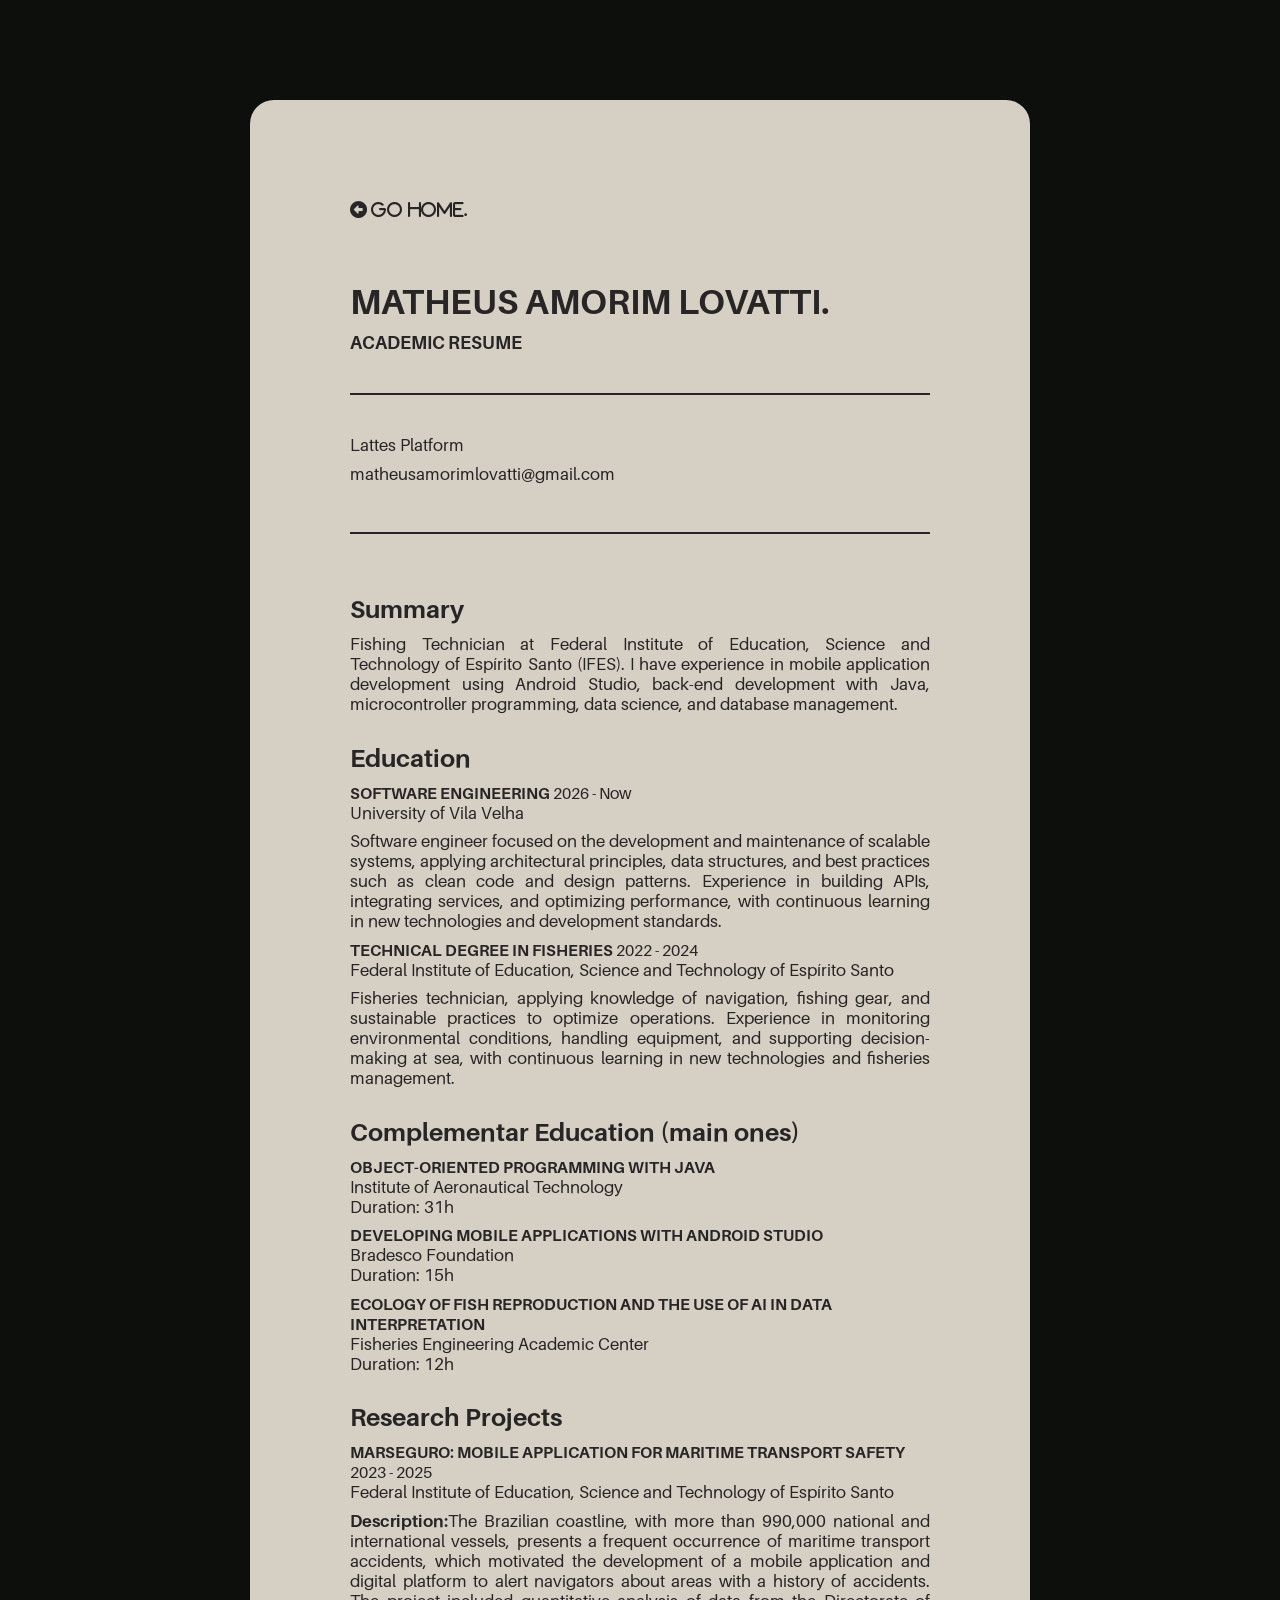
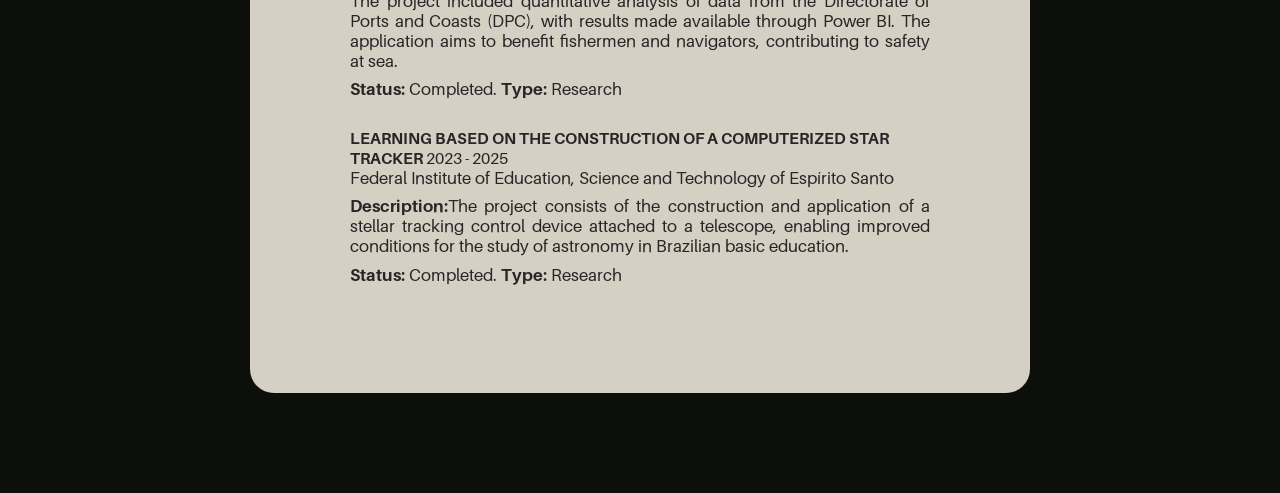
<file: academic-resume.html>
<!DOCTYPE html>
<html lang="en">
<head>
    <meta charset="UTF-8">
    <meta name="viewport" content="width=device-width, initial-scale=1.0">
    <title>Acdemic Resume</title>

    <link rel="stylesheet" href="style/global.css">
    <link rel="stylesheet" href="style/font.css">
    <link rel="stylesheet" href="style/pages/professional-resume.css">

    <link rel="stylesheet" href="https://cdnjs.cloudflare.com/ajax/libs/font-awesome/6.5.0/css/all.min.css">

    <meta name="viewport" content="width=device-width, initial-scale=1.0">

</head>
<body>
    
    <section>
        <div class="professional-resume-container">
            <div class="professional-resume-header">
                <a class="professional-resume-go-home" href="index.html"><i class="fa-solid fa-circle-left"> Go Home.</i></a>
                <h1 id="professional-resume-title">MATHEUS AMORIM LOVATTI.</h1>
                <h3 id="professional-resume-subtitle">ACADEMIC RESUME</h3>
                <hr>
                <div class="professional-resume-social-medias">
                    <a href="http://lattes.cnpq.br/2347175236464895" target="_blank"><span>Lattes Platform</span></a>
                    <a href="mailto:matheusamorimlovatti@gmail.com" target="_blank"><span>matheusamorimlovatti@gmail.com</span></a>
                </div>
                <hr>
            </div>

            <div class="professional-resume-summary">
                <h3 class="professional-resume-h3">Summary</h3>
                <p>
                    Fishing Technician at Federal Institute of Education, Science and Technology of Espírito Santo (IFES). I have experience in mobile application development using Android Studio, back-end development with Java, microcontroller programming, data science, and database management.
                </p>
            </div>

            <div class="professional-resume-education">
                <h3 class="professional-resume-h3">Education</h3>

                <span><strong>SOFTWARE ENGINEERING</strong></span>
                <span>2026 - Now</span>
                <p>University of Vila Velha</p>
                <p class="professional-resume-main-text">Software engineer focused on the development and maintenance of scalable systems, applying architectural principles, data structures, and best practices such as clean code and design patterns. Experience in building APIs, integrating services, and optimizing performance, with continuous learning in new technologies and development standards.</p>

                <span><strong>TECHNICAL DEGREE IN FISHERIES</strong></span>
                <span>2022 - 2024</span>
                <p>Federal Institute of Education, Science and Technology of Espírito Santo</p>
                <p class="professional-resume-main-text">Fisheries technician, applying knowledge of navigation, fishing gear, and sustainable practices to optimize operations. Experience in monitoring environmental conditions, handling equipment, and supporting decision-making at sea, with continuous learning in new technologies and fisheries management.</p>
            </div>

            <div class="professional-resume-experience">
                <h3 class="professional-resume-h3">Complementar Education (main ones)</h3>

                <span><strong>OBJECT-ORIENTED PROGRAMMING WITH JAVA</strong></span>
                <p>Institute of Aeronautical Technology<br>Duration: 31h</p>

                <span><strong>DEVELOPING MOBILE APPLICATIONS WITH ANDROID STUDIO</strong></span>
                <p>Bradesco Foundation<br>Duration: 15h</p>

                <span><strong>ECOLOGY OF FISH REPRODUCTION AND THE USE OF AI IN DATA INTERPRETATION</strong></span>
                <p>Fisheries Engineering Academic Center<br>Duration: 12h</p>

            </div>

            <div class="professional-resume-optional">
                <h3 class="professional-resume-h3">Research Projects</h3>

                <span><strong>MARSEGURO: MOBILE APPLICATION FOR MARITIME TRANSPORT SAFETY</strong></span>
                <span>2023 - 2025</span>
                <p>Federal Institute of Education, Science and Technology of Espírito Santo</p>
                <p class="professional-resume-main-text"><strong>Description:</strong>The Brazilian coastline, with more than 990,000 national and international vessels, presents a frequent occurrence of maritime transport accidents, which motivated the development of a mobile application and digital platform to alert navigators about areas with a history of accidents. The project included quantitative analysis of data from the Directorate of Ports and Coasts (DPC), with results made available through Power BI. The application aims to benefit fishermen and navigators, contributing to safety at sea.</p>
                <p><strong>Status:</strong> Completed. <strong>Type:</strong> Research</p>
                
                <br>
                
                <span><strong>LEARNING BASED ON THE CONSTRUCTION OF A COMPUTERIZED STAR TRACKER</strong></span>
                <span>2023 - 2025</span>
                <p>Federal Institute of Education, Science and Technology of Espírito Santo</p>
                <p class="professional-resume-main-text"><strong>Description:</strong>The project consists of the construction and application of a stellar tracking control device attached to a telescope, enabling improved conditions for the study of astronomy in Brazilian basic education.</p>
                <p><strong>Status:</strong> Completed. <strong>Type:</strong> Research</p>

            </div>

        </div>
    </section>

</body>
</html>
</file>
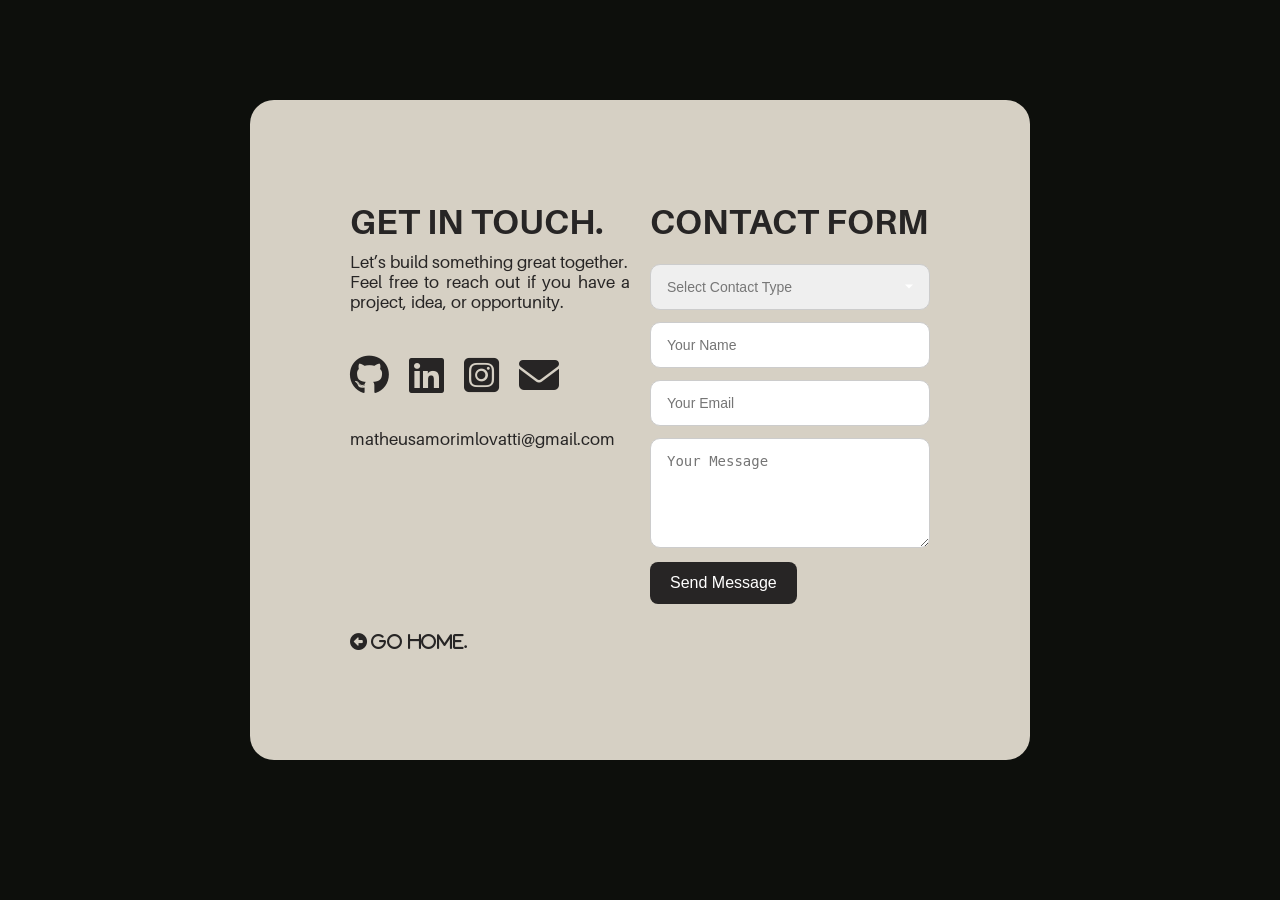
<file: contact.html>
<!DOCTYPE html>
<html lang="en">
<head>
    <meta charset="UTF-8">
    <meta name="viewport" content="width=device-width, initial-scale=1.0">
    <title>Contact</title>

    <link rel="stylesheet" href="style/global.css">
    <link rel="stylesheet" href="style/font.css">
    <link rel="stylesheet" href="style/pages/contact-page.css">

    <link rel="stylesheet" href="https://cdnjs.cloudflare.com/ajax/libs/font-awesome/6.5.0/css/all.min.css">

    <meta name="viewport" content="width=device-width, initial-scale=1.0">
    
</head>
<body>
    <section>
        <div class="contact-container">
            <!-- Lado esquerdo: redes sociais -->
            <div class="contact-left">
                <h1 id="contact-title">GET IN TOUCH.</h1>
                <p>Let’s build something great together.<br> Feel free to reach out if you have a project, idea, or opportunity.</p>

                <ul class="social-list">
                    <li><a href="https://github.com/LovattiDev" target="_blank"><i class="fa-brands fa-github"></i></a></li>
                    <li><a href="https://www.linkedin.com/in/matheus-amorim-lovatti-8a74a72b1" target="_blank"><i class="fa-brands fa-linkedin"></i></a></li>
                    <li><a href="https://www.instagram.com/matheus_lovatti/" target="_blank"><i class="fa-brands fa-square-instagram"></i></a></li>
                    <li><a href="mailto:matheusamorimlovatti@gmail.com" target="_blank"><i class="fa-solid fa-envelope"></i></a></li>
                </ul>
                <p id="contact-email-text">matheusamorimlovatti@gmail.com</p>

                <a id="contact-go-home-desktop" class="contact-go-home" href="index.html"><i class="fa-solid fa-circle-left"> Go Home.</i></a>
            </div>

            <!-- Lado direito: formulário -->
            <div class="contact-right">
                <h1>CONTACT FORM</h1>
                <form class="contact-form" action="https://api.web3forms.com/submit" method="POST">
                    <input type="hidden" name="access_key" value="4b78defc-1e39-4098-8021-88b4c59df3c8">


                    <!-- Tipo de contato -->
                    <select name="contact_type" id="contactType" required>
                        <option value="" disabled selected>Select Contact Type</option>
                        <option value="client">Client (Project Inquiry)</option>
                        <option value="recruiter">Recruiter</option>
                        <option value="company">Company</option>
                        <option value="other">Other</option>
                    </select>

                    <!-- Campos padrão -->
                    <input type="text" name="name" placeholder="Your Name" required>
                    <input type="email" name="email" placeholder="Your Email" required>

                    <!-- Campos dinâmicos -->
                    <div id="dynamicFields"></div>
                    <textarea name="message" placeholder="Your Message" rows="5" required></textarea>


                    <button type="submit">Send Message</button>
                </form>
                <a id="contact-go-home-mobile" class="contact-go-home" href="index.html"><i class="fa-solid fa-circle-left"> Go Home.</i></a>
            </div>
        </div>
    </section>

    <script src="script/dinamic-fields.js"></script>
</body>
</html>
</file>
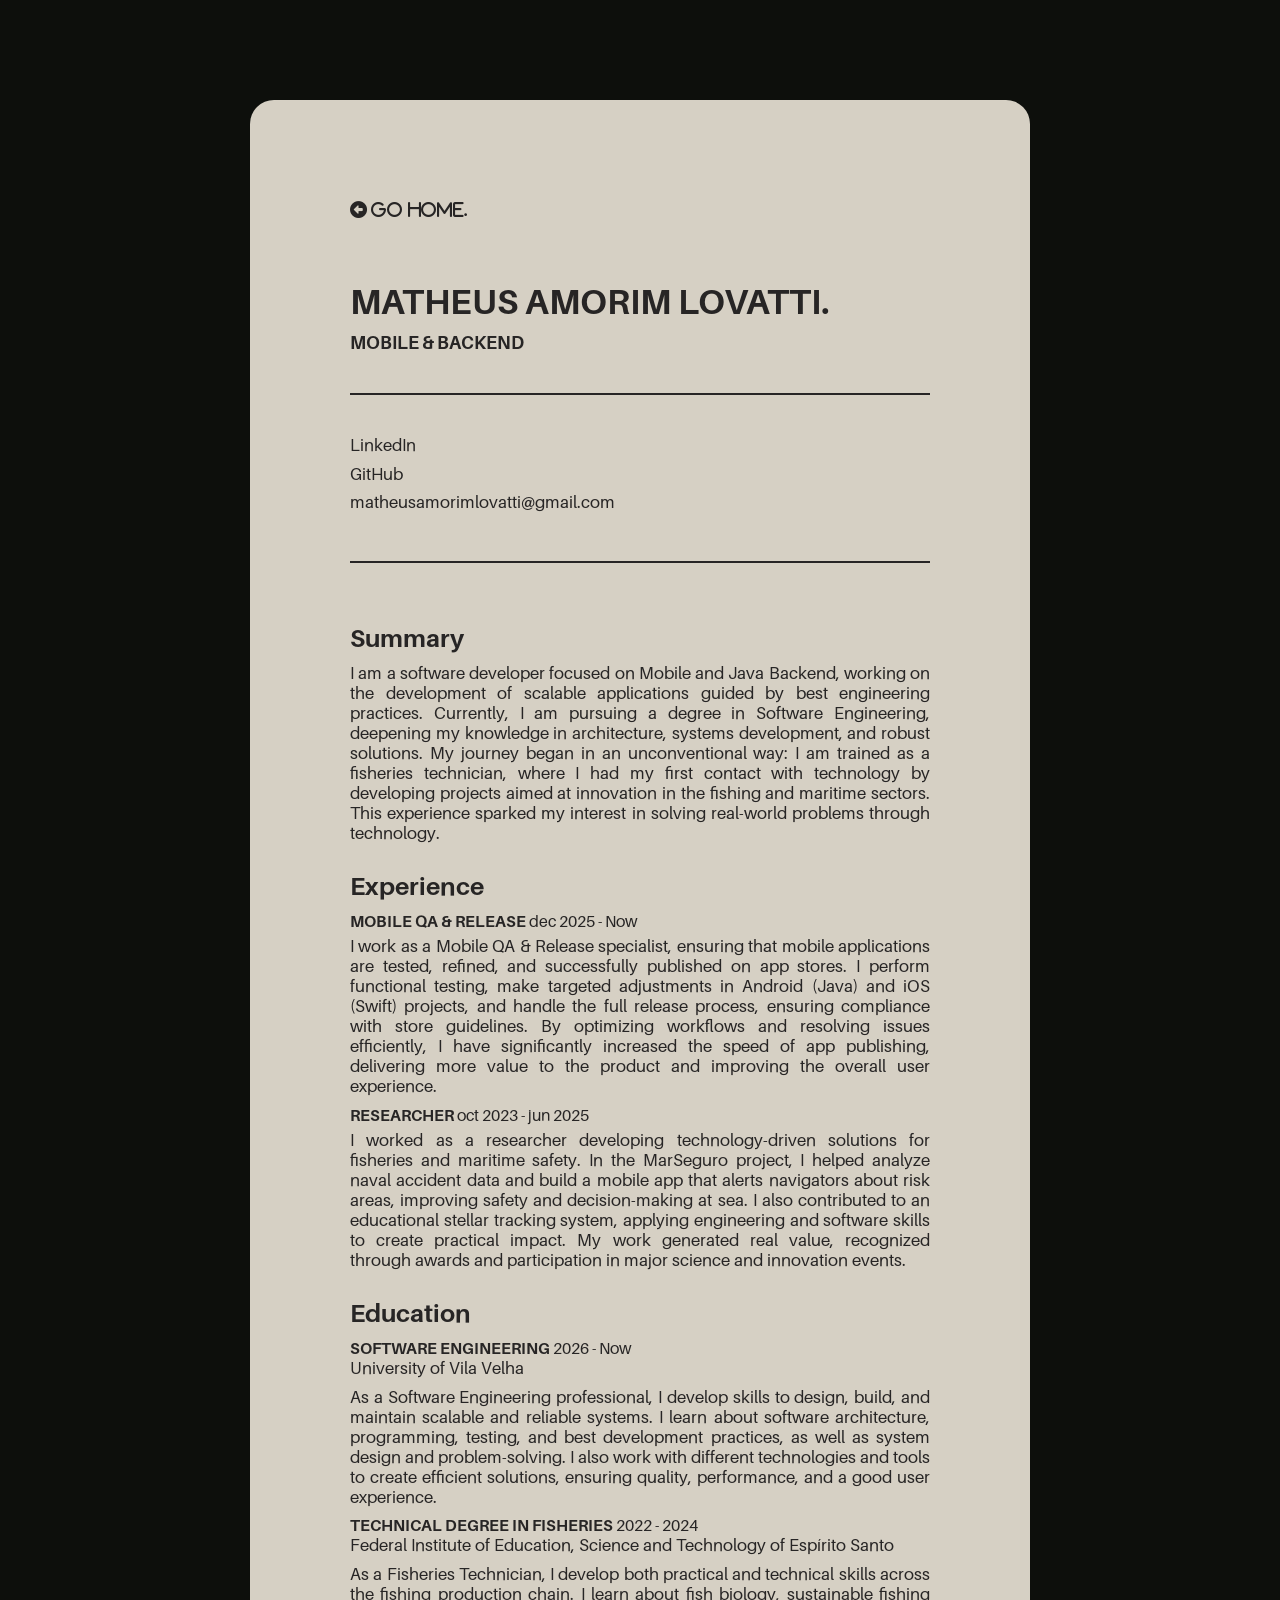
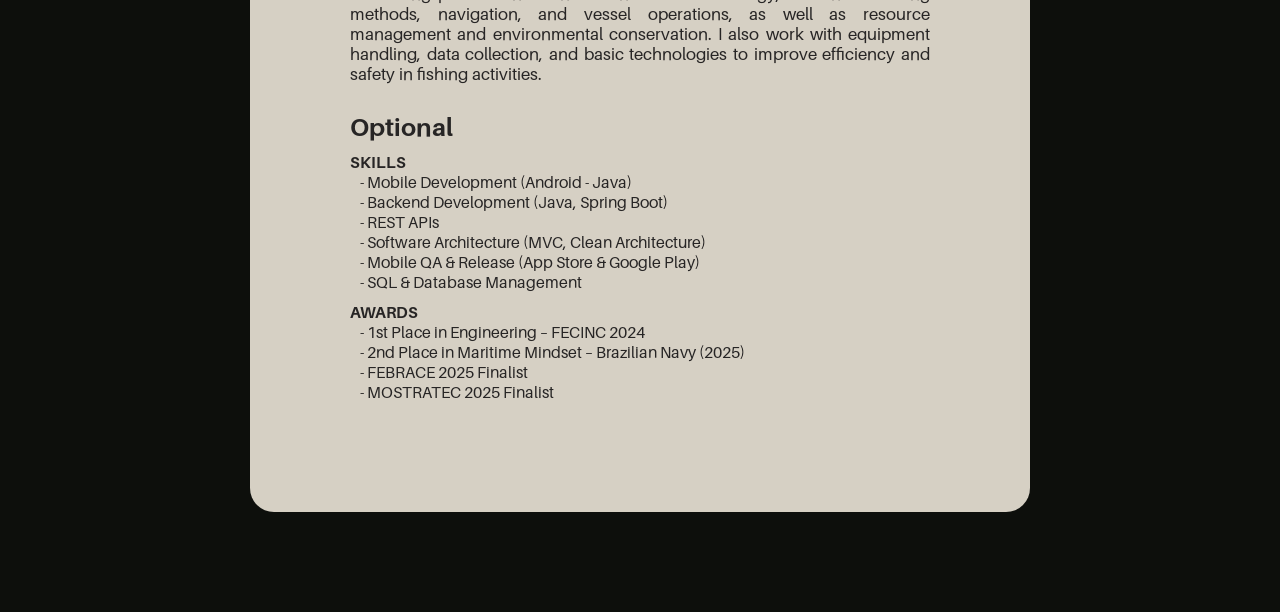
<file: professional-resume.html>
<!DOCTYPE html>
<html lang="en">
<head>
    <meta charset="UTF-8">
    <meta name="viewport" content="width=device-width, initial-scale=1.0">
    <title>Professional Resume</title>

    <link rel="stylesheet" href="style/global.css">
    <link rel="stylesheet" href="style/font.css">
    <link rel="stylesheet" href="style/pages/professional-resume.css">

    <link rel="stylesheet" href="https://cdnjs.cloudflare.com/ajax/libs/font-awesome/6.5.0/css/all.min.css">

    <meta name="viewport" content="width=device-width, initial-scale=1.0">

</head>
<body>
    <section>
        <div class="professional-resume-container">
            <div class="professional-resume-header">
                <a class="professional-resume-go-home" href="index.html"><i class="fa-solid fa-circle-left"> Go Home.</i></a>
                <h1 id="professional-resume-title">MATHEUS AMORIM LOVATTI.</h1>
                <h3 id="professional-resume-subtitle">MOBILE & BACKEND</h3>
                <hr>
                <div class="professional-resume-social-medias">
                    <a href="https://www.linkedin.com/in/matheus-amorim-lovatti-8a74a72b1" target="_blank"><span>LinkedIn</span></a>
                    <a href="https://github.com/LovattiDev" target="_blank"><span>GitHub</span></a>
                    <a href="mailto:matheusamorimlovatti@gmail.com" target="_blank"><span>matheusamorimlovatti@gmail.com</span></a>
                </div>
                <hr>
            </div>

            <div class="professional-resume-summary">
                <h3 class="professional-resume-h3">Summary</h3>
                <p>
                    I am a software developer focused on Mobile and Java Backend, working on the development of scalable applications guided by best engineering practices.
                    Currently, I am pursuing a degree in Software Engineering, deepening my knowledge in architecture, systems development, and robust solutions.
                    My journey began in an unconventional way: I am trained as a fisheries technician, where I had my first contact with technology by developing projects aimed at innovation in the fishing and maritime sectors. This experience sparked my interest in solving real-world problems through technology.
                </p>
            </div>

            <div class="professional-resume-experience">
                <h3 class="professional-resume-h3">Experience</h3>

                <span><strong>MOBILE QA & RELEASE</strong></span>
                <span>dec 2025 - Now</span>
                <p class="professional-resume-main-text">I work as a Mobile QA & Release specialist, ensuring that mobile applications are tested, refined, and successfully published on app stores. I perform functional testing, make targeted adjustments in Android (Java) and iOS (Swift) projects, and handle the full release process, ensuring compliance with store guidelines. By optimizing workflows and resolving issues efficiently, I have significantly increased the speed of app publishing, delivering more value to the product and improving the overall user experience.</p>

                <span><strong>RESEARCHER</strong></span>
                <span>oct 2023 - jun 2025</span>
                <p class="professional-resume-main-text">I worked as a researcher developing technology-driven solutions for fisheries and maritime safety. In the MarSeguro project, I helped analyze naval accident data and build a mobile app that alerts navigators about risk areas, improving safety and decision-making at sea. I also contributed to an educational stellar tracking system, applying engineering and software skills to create practical impact. My work generated real value, recognized through awards and participation in major science and innovation events.</p>
            </div>

            <div class="professional-resume-education">
                <h3 class="professional-resume-h3">Education</h3>

                <span><strong>SOFTWARE ENGINEERING</strong></span>
                <span>2026 - Now</span>
                <p>University of Vila Velha</p>
                <p class="professional-resume-main-text">As a Software Engineering professional, I develop skills to design, build, and maintain scalable and reliable systems. I learn about software architecture, programming, testing, and best development practices, as well as system design and problem-solving. I also work with different technologies and tools to create efficient solutions, ensuring quality, performance, and a good user experience.</p>

                <span><strong>TECHNICAL DEGREE IN FISHERIES</strong></span>
                <span>2022 - 2024</span>
                <p>Federal Institute of Education, Science and Technology of Espírito Santo</p>
                <p class="professional-resume-main-text">As a Fisheries Technician, I develop both practical and technical skills across the fishing production chain. I learn about fish biology, sustainable fishing methods, navigation, and vessel operations, as well as resource management and environmental conservation. I also work with equipment handling, data collection, and basic technologies to improve efficiency and safety in fishing activities.</p>
            </div>

            <div class="professional-resume-optional">
                <h3 class="professional-resume-h3">Optional</h3>
                <span><strong>SKILLS</strong></span>
                <ul>
                    <li><span>- Mobile Development (Android - Java)</span></li>
                    <li><span>- Backend Development (Java, Spring Boot)</span></li>
                    <li><span>- REST APIs</span></li>
                    <li><span>- Software Architecture (MVC, Clean Architecture)</span></li>
                    <li><span>- Mobile QA & Release (App Store & Google Play)</span></li>
                    <li><span>- SQL & Database Management</span></li>
                </ul>
                <span><strong>AWARDS</strong></span>
                <ul>
                    <li><span>- 1st Place in Engineering – FECINC 2024</span></li>
                    <li><span>- 2nd Place in Maritime Mindset – Brazilian Navy (2025)</span></li>
                    <li><span>- FEBRACE 2025 Finalist</span></li>
                    <li><span>- MOSTRATEC 2025 Finalist</span></li>
                </ul>
            </div>

        </div>
    </section>
</body>
</html>
</file>
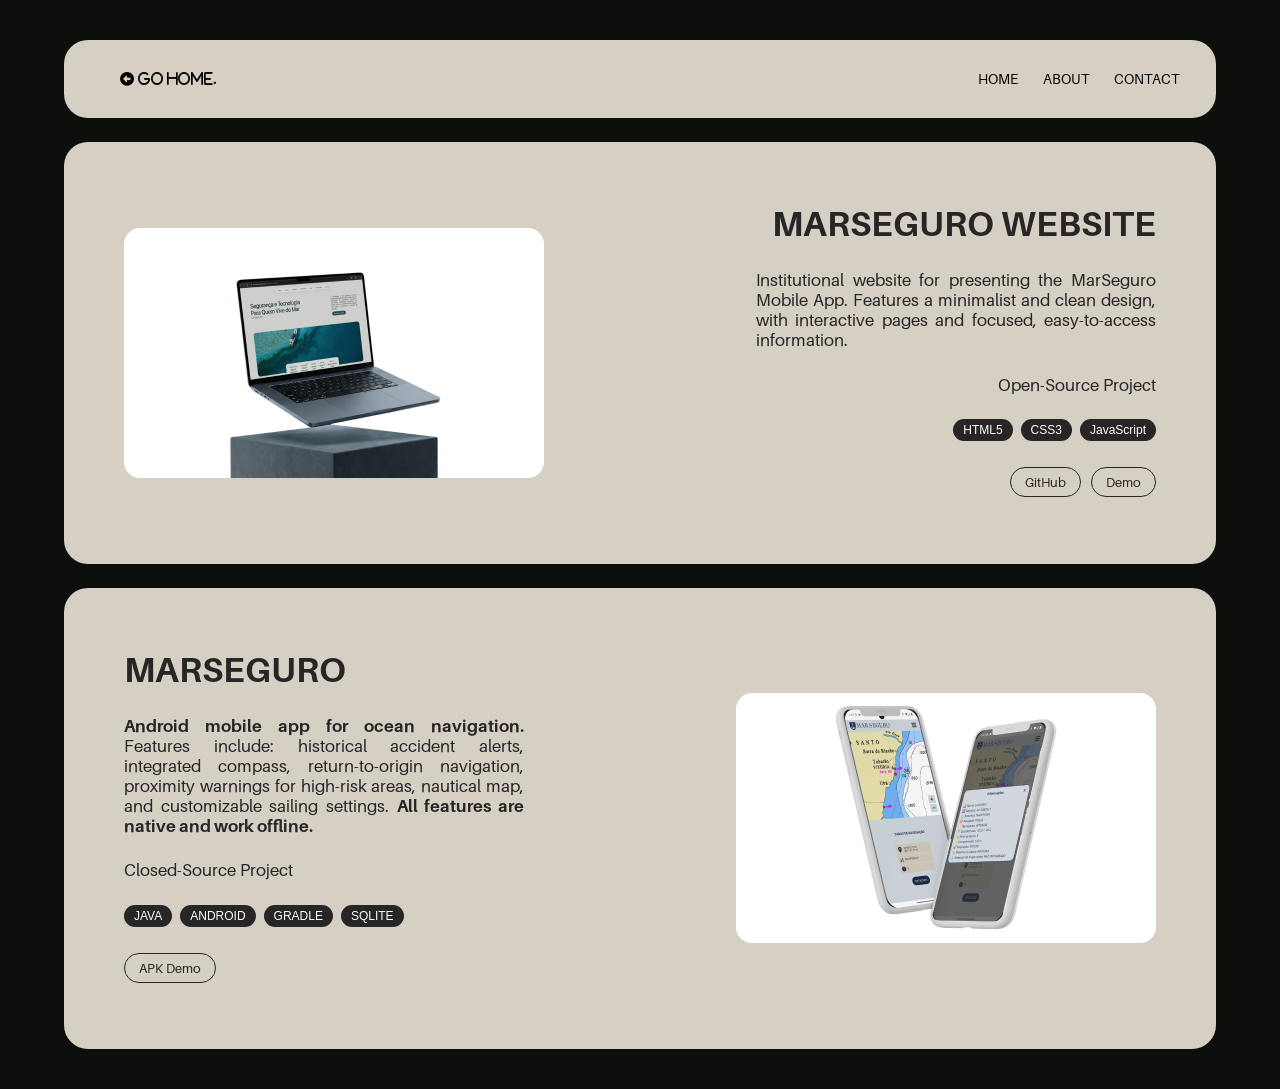
<file: project.html>
<!DOCTYPE html>
<html lang="en">
<head>
    <meta charset="UTF-8">
    <meta name="viewport" content="width=device-width, initial-scale=1.0">
    <title>Projects</title>

    <link rel="stylesheet" href="style/global.css">
    <link rel="stylesheet" href="style/font.css">
    <link rel="stylesheet" href="style/pages/project-page.css">

    <link rel="stylesheet" href="https://cdnjs.cloudflare.com/ajax/libs/font-awesome/6.5.0/css/all.min.css">

    <meta name="viewport" content="width=device-width, initial-scale=1.0">

</head>
<body>

    <div class="container">

        <!-- HEADER -->
        <header class="header project-transition-item">
            <a class="contact-go-home" href="index.html"><i class="fa-solid fa-circle-left"> Go Home.</i></a>
            <nav>
                <a href="index.html">HOME</a>
                <a href="#">ABOUT</a>
                <a href="contact.html">CONTACT</a>
            </nav>
        </header>

        <!-- PROJETO 2 -->
        <div class="project project-left project-transition-item">
            <img src="assets/project-assets/project-marseguro-website-img.png" alt="Preview do projeto">

            <div class="project-content">
                <h3>MARSEGURO WEBSITE</h3>

                <p class="project-description">
                    Institutional website for presenting the MarSeguro Mobile App. Features a minimalist and
                    clean design, with interactive pages and focused, easy-to-access information.
                </p>
                <p>Open-Source Project</p>


                <div class="project-tech">
                    <span>HTML5</span>
                    <span>CSS3</span>
                    <span>JavaScript</span>
                </div>

                <div class="project-links">
                    <a class="btn-outline" href="https://github.com/LovattiDev/MarSeguro-Website" target="_blank">GitHub</a>
                    <a class="btn-outline" href="https://lovattidev.github.io/MarSeguro-Website/" target="_blank">Demo</a>
                </div>
            </div>
        </div>

        <!-- PROJETO 1 -->
        <div class="project project-right project-transition-item">
            <img src="assets/project-assets/project-marseguro-img.png" alt="Preview do projeto">

            <div class="project-content">
                <h3>MARSEGURO</h3>

                <p class="project-description">
                    <strong>Android mobile app for ocean navigation.</strong> Features include: historical accident alerts, integrated compass,
                    return-to-origin navigation, proximity warnings for high-risk areas, nautical map, and customizable
                    sailing settings. <strong>All features are native and work offline.</strong>
                </p>
                <p>Closed-Source Project</p>

                <div class="project-tech">
                    <span>JAVA</span>
                    <span>ANDROID</span>
                    <span>GRADLE</span>
                    <span>SQLITE</span>
                </div>

                <div class="project-links">
                    <a class="btn-outline" href="assets/download/app-release.apk" download="marseguro-project.apk">APK Demo</a>
                </div>
            </div>
        </div>

    </div>

    <script src="https://cdnjs.cloudflare.com/ajax/libs/gsap/3.12.5/gsap.min.js"></script>

    <script>
        gsap.fromTo(".project-transition-item",
            {
                x: (i) => i % 2 === 0 ? -100 : 100,
                y: 80,
                opacity: 0
            },
            {
                x: 0,
                y: 0,
                opacity: 1,
                duration: 1,
                stagger: 0.25,
                ease: "power3.out"
            }
        );
    </script>

</body>
</html>
</file>
<file: style/global.css>
/* RESET + BASE */
* {
    margin: 0;
    padding: 0;
    box-sizing: border-box;
}

body {
    background: #0d0f0c;
}

hr {
    margin: 40px 0px;
    border: none;   
    height: 2px;
    background-color: #272525;
}

p {
    text-align: justify;
}
</file>
<file: style/font.css>
/* FONTE */
@font-face {
    font-family: 'TanHarmoni';
    src: url('/assets/home-assets/TanHarmoni-Regular.ttf') format('truetype');
    font-weight: normal;
    font-style: normal;
}

@font-face {
    font-family: 'Aileron';
    src: url('/assets/fonts/aileron/Aileron-Regular.otf');
    font-weight: normal;
    font-style: normal;
}

@font-face {
    font-family: 'Aileron';
    src: url('/assets/fonts/aileron/Aileron-Bold.otf');
    font-weight: bold;
    font-style: normal;
}

body {
    font-family: 'Aileron', sans-serif;
    color: #272525;
}

#hero-span-code {
    font-family: 'TanHarmoni';
    letter-spacing: -5px;
    font-size: 150px;
    transform: scaleX(0.6);
    transform-origin: left;
}

h1 {
    font-family: 'Aileron';
    font-size: 35px;
    margin-bottom: 10px;
}

h2 {
    font-family: 'TanHarmoni';
    display: inline-block;
    transform: scaleX(0.6);
    transform-origin: center;
    width: 100%;
    letter-spacing: -1px;
    font-size: 55px;
}

p {
    font-family: 'Aileron';
    font-size: 17px;
    margin-bottom: 0.5em;
}

h3 {
    font-family: 'Aileron';
    font-size: 35px;
    margin-bottom: 10px;
}

a {
    text-decoration: none;
    font-family: 'Aileron';
    font-size: 17px;
    margin-bottom: 0.5em;
    color: #272525;
}
/* MOBILE */
@media (max-width: 767px) {
    h1 {
        font-size: 28px;
    }

    .hero-text-content p {
        font-size: 17px;
    }
}
</file>
<file: style/pages/professional-resume.css>
.professional-resume-container {
    background: #d6d0c4;
    margin: 100px 250px;
    min-height: calc(100vh - 240px);
    border-radius: 24px;
    padding: 100px;

    display: flex;
    flex-direction: column;
    justify-content: start;
    gap: 20px;
}

.professional-resume-header {
    width: 100%;
}

.professional-resume-go-home {
    margin-top: auto;
    color: #272525;
    transition: transform 0.2s ease;
}

.professional-resume-go-home:hover {
    transform: scale(1.2);
}

#professional-resume-title {
    margin-top: 60px;
}

#professional-resume-subtitle {
    font-size: 18px;
}

.professional-resume-social-medias {
    display: flex;
    flex-direction: column;
}

.professional-resume-h3 {
    font-size: 25px;
}

.professional-resume-main-text {
    margin-top: 5px;
}

ul {
    list-style: none;
    padding-left: 10px;
    margin-bottom: 10px;
}


/* Responsivo */
@media (max-width: 1024px) {
    .professional-resume-container {
        margin: 50px 50px;
        padding: 50px;
        flex-direction: column;
        gap: 40px;
    }
}

@media (max-width: 767px) {
    .professional-resume-container {
        margin: 10px;         /* antes 50px 50px */
        padding: 20px;        /* antes 50px */
        gap: 20px;
        border-radius: 16px;  /* opcional: melhora visual */
    }

    #professional-resume-title {
        font-size: 26px;
    }
}
</file>
<file: style/pages/contact-page.css>
.contact-container {
    background: #d6d0c4;
    margin: 100px 250px;
    min-height: calc(100vh - 240px);
    border-radius: 24px;
    padding: 100px;

    display: flex;
    justify-content: space-between;
    gap: 20px;
}

/* Lado esquerdo */
.contact-left {
    flex: 1;
    display: flex;
    flex-direction: column;
    align-items: flex-start;
}

/* Lista horizontal de redes sociais */
.social-list {
    list-style: none;
    padding: 0;
    margin-top: 30px;
    display: flex;
    gap: 20px;
}

.social-list li {
    margin: 0;
}

.social-list a {
    text-decoration: none;
    color: #272525;
    font-weight: bold;
    font-size: 40px;
}

.social-list li {
    transition: transform 0.2s ease;
}

.social-list li:hover {
    transform: scale(1.2);
}

#contact-email-text {
    margin-top: 30px;
}

.contact-go-home {
    margin-top: auto;
    color: #272525;
    transition: transform 0.2s ease;
}

.contact-go-home:hover {
    transform: scale(1.2);
}

#contact-go-home-mobile {
    display: none;
}

/* Lado direito */
.contact-right {
    flex: 1;
    display: flex;
    flex-direction: column;
}

.contact-form input,
.contact-form textarea,
.contact-form select {
    width: 100%;
    padding: 14px 16px;
    margin-top: 12px;
    border-radius: 10px;
    border: 1px solid #ccc;
    color: #272525;
    font-size: 14px;
    outline: none;
    transition: all 0.2s ease;
}

.contact-form input:focus,
.contact-form textarea:focus,
.contact-form select:focus {
    border-color: #272525;
    box-shadow: 0 0 0 2px rgba(79, 70, 229, 0.2);
}

.contact-form select {
    appearance: none;
    -webkit-appearance: none;
    -moz-appearance: none;
    cursor: pointer;

    /* seta custom */
    background-image: url("data:image/svg+xml;utf8,<svg fill='white' height='20' viewBox='0 0 20 20' width='20' xmlns='http://www.w3.org/2000/svg'><path d='M5 7l5 5 5-5z'/></svg>");
    background-repeat: no-repeat;
    background-position: right 12px center;
    background-size: 16px;
}

.contact-form select:invalid {
    color: #777;
}

.contact-form button {
    margin-top: 10px;
    padding: 12px 20px;
    background: #272525;
    color: #fff;
    border: none;
    border-radius: 8px;
    font-size: 16px;
    cursor: pointer;
    transition: transform 0.2s ease;
}

.contact-form button:hover {
    transform: scale(1.2);
}

/* Responsivo */
@media (max-width: 1024px) {
    .contact-container {
        margin: 50px 50px;
        padding: 50px;
        flex-direction: column;
        gap: 40px;
    }

    .contact-left, .contact-right {
        width: 100%;
    }

    #contact-go-home-desktop {
        display: none;
    }

    #contact-go-home-mobile {
        display: block;
        margin-top: 40px;
    }
}
</file>
<file: style/pages/project-page.css>
/* RESET */
* {
    margin: 0;
    padding: 0;
    box-sizing: border-box;
}

/* BODY */
body {
    display: flex;
    justify-content: center;
    align-items: flex-start;
    min-height: 100vh;
    padding: 40px 20px;
    font-family: Arial, sans-serif;
}

/* CONTAINER */
.container {
    display: flex;
    flex-direction: column;
    gap: 24px;

    width: 90vw;
    max-width: 1200px;
}

/* HEADER */
.header {
    background: #d6d0c4;
    padding: 30px 36px;
    border-radius: 24px;

    display: flex;
    justify-content: space-between;
    align-items: center;
}

.header a {
    margin-left: 20px;
    text-decoration: none;
    color: #000;
    font-size: 14px;
}

.contact-go-home {
    margin-bottom: 1px;
    margin-top: auto;
    color: #272525;
    transition: transform 0.2s ease;
}

.contact-go-home:hover {
    transform: scale(1.2);
}

/* PROJETOS */
.project {
    background: #d6d0c4;
    border-radius: 24px;
    padding: 60px;

    display: flex;
    align-items: center;
    justify-content: space-between;
    gap: 40px;

    transition: 0.3s;
}

/* HOVER */
.project:hover {
    transform: translateY(-6px);
    box-shadow: 0 15px 30px rgba(0,0,0,0.1);
}

/* DIREÇÃO */
.project-left {
    flex-direction: row;
}

.project-right {
    flex-direction: row-reverse;
}

/* IMAGEM */
.project img {
    width: 420px;
    height: 250px;
    object-fit: cover;
    border-radius: 16px;
    flex-shrink: 0;
    transition: 0.3s;
}

.project:hover img {
    transform: scale(1.05);
}

/* CONTEÚDO */
.project-content {
    flex: 1;
    display: flex;
    flex-direction: column;
    gap: 16px;
}

/* ALINHAMENTO DINÂMICO */
.project-left .project-content {
    align-items: flex-end;
    text-align: right;
}

.project-right .project-content {
    align-items: flex-start;
    text-align: left;
}

/* DESCRIÇÃO */
.project-description {
    max-width: 400px;
}

/* TECNOLOGIAS */
.project-tech {
    display: flex;
    gap: 8px;
    flex-wrap: wrap;
}

.project-left .project-tech {
    justify-content: flex-end;
}

.project-right .project-tech {
    justify-content: flex-start;
}

.project-tech span {
    background: #272525;
    color: #fff;
    font-size: 12px;
    padding: 4px 10px;
    border-radius: 999px;
}

/* LINKS */
.project-links {
    display: flex;
    gap: 10px;
    margin-top: 10px;
}

/* BOTÃO */
.btn-outline {
    text-decoration: none;
    font-size: 13px;
    color: #272525;

    padding: 6px 14px;
    border: 1px solid #272525;
    border-radius: 999px;

    transition: all 0.25s ease;
}

.btn-outline:hover {
    background: #272525;
    color: #fff;
}

.project-transition-item {
    opacity: 0;
}

/* RESPONSIVO */
@media (max-width: 768px) {
    .project {
        flex-direction: column;
        padding: 40px;
        text-align: left;
    }

    .project img {
        width: 100%;
        height: 200px;
    }

    .project-content {
        align-items: flex-start !important;
        text-align: left !important;
    }

    .project-tech {
        justify-content: flex-start !important;
    }

    .header a {
        font-size: 12px;
        margin-left: 0px;
    }

    .header nav a {
        margin-left: 10px;
    }

    .contact-go-home {
        margin-bottom: 0px;
    }

}
</file>
